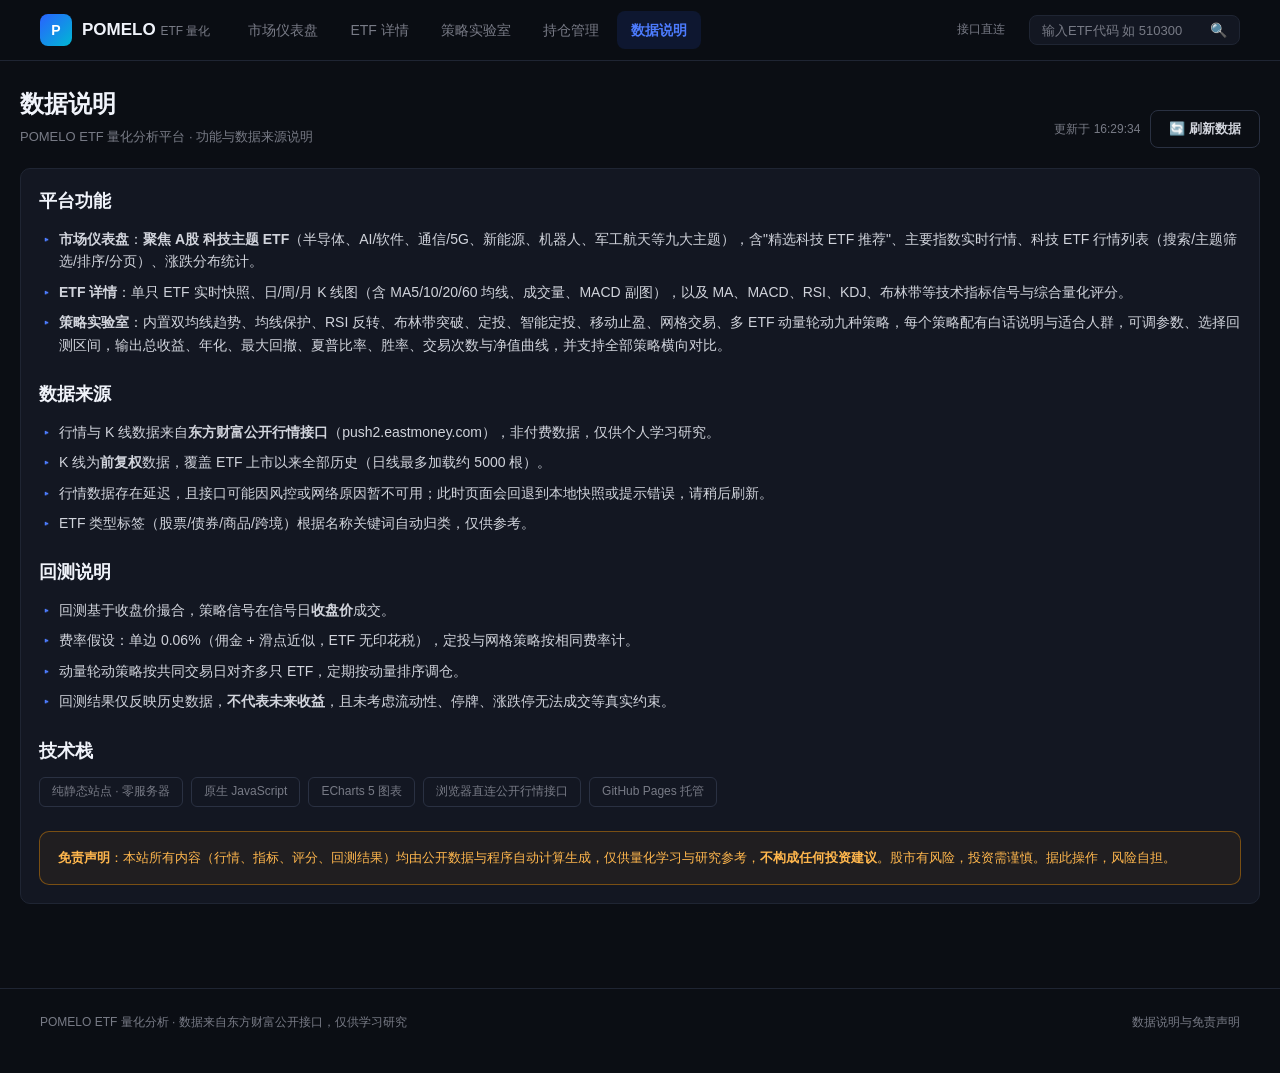
<file: about.html>
<!DOCTYPE html>
<html lang="zh-CN">
<head>
  <meta charset="UTF-8">
  <meta name="viewport" content="width=device-width, initial-scale=1.0">
  <meta name="description" content="POMELO ETF 量化 - 数据说明与免责声明">
  <title>数据说明 - POMELO ETF 量化</title>
  <link rel="stylesheet" href="assets/css/style.css">
</head>
<body data-page="about">
  <header class="site-header">
    <div class="container header-inner">
      <a href="index.html" class="logo">
        <span class="logo-mark">P</span>
        <span>POMELO <small>ETF 量化</small></span>
      </a>
      <nav class="main-nav" id="mainNav">
        <a href="index.html">市场仪表盘</a>
        <a href="etf.html">ETF 详情</a>
        <a href="strategy.html">策略实验室</a>
        <a href="portfolio.html">持仓管理</a>
        <a href="about.html" class="active">数据说明</a>
      </nav>
      <div class="user-box" id="userBox"></div>
      <form class="header-search" id="searchForm">
        <input type="text" id="searchInput" placeholder="输入ETF代码 如 510300" maxlength="20">
        <button type="submit" aria-label="搜索">🔍</button>
      </form>
      <button class="nav-toggle" id="navToggle" aria-label="菜单"><span></span><span></span><span></span></button>
    </div>
  </header>

  <main class="container page">
    <div id="pageNotice" class="notice info" style="display:none"></div>
    <div class="page-head">
      <div>
        <h1>数据说明</h1>
        <p>POMELO ETF 量化分析平台 · 功能与数据来源说明</p>
      </div>
      <div class="page-head-actions">
        <span class="muted" id="updatedAt" style="font-size:12px"></span>
        <button class="btn btn-ghost" id="btnRefresh">🔄 刷新数据</button>
      </div>
    </div>

    <section class="section-block">
      <div class="panel">
        <div class="about-section">
          <h2>平台功能</h2>
          <ul>
            <li><b>市场仪表盘</b>：<b>聚焦 A股 科技主题 ETF</b>（半导体、AI/软件、通信/5G、新能源、机器人、军工航天等九大主题），含"精选科技 ETF 推荐"、主要指数实时行情、科技 ETF 行情列表（搜索/主题筛选/排序/分页）、涨跌分布统计。</li>
            <li><b>ETF 详情</b>：单只 ETF 实时快照、日/周/月 K 线图（含 MA5/10/20/60 均线、成交量、MACD 副图），以及 MA、MACD、RSI、KDJ、布林带等技术指标信号与综合量化评分。</li>
            <li><b>策略实验室</b>：内置双均线趋势、均线保护、RSI 反转、布林带突破、定投、智能定投、移动止盈、网格交易、多 ETF 动量轮动九种策略，每个策略配有白话说明与适合人群，可调参数、选择回测区间，输出总收益、年化、最大回撤、夏普比率、胜率、交易次数与净值曲线，并支持全部策略横向对比。</li>
          </ul>
        </div>
        <div class="about-section">
          <h2>数据来源</h2>
          <ul>
            <li>行情与 K 线数据来自<b>东方财富公开行情接口</b>（push2.eastmoney.com），非付费数据，仅供个人学习研究。</li>
            <li>K 线为<b>前复权</b>数据，覆盖 ETF 上市以来全部历史（日线最多加载约 5000 根）。</li>
            <li>行情数据存在延迟，且接口可能因风控或网络原因暂不可用；此时页面会回退到本地快照或提示错误，请稍后刷新。</li>
            <li>ETF 类型标签（股票/债券/商品/跨境）根据名称关键词自动归类，仅供参考。</li>
          </ul>
        </div>
        <div class="about-section">
          <h2>回测说明</h2>
          <ul>
            <li>回测基于收盘价撮合，策略信号在信号日<b>收盘价</b>成交。</li>
            <li>费率假设：单边 0.06%（佣金 + 滑点近似，ETF 无印花税），定投与网格策略按相同费率计。</li>
            <li>动量轮动策略按共同交易日对齐多只 ETF，定期按动量排序调仓。</li>
            <li>回测结果仅反映历史数据，<b>不代表未来收益</b>，且未考虑流动性、停牌、涨跌停无法成交等真实约束。</li>
          </ul>
        </div>
        <div class="about-section">
          <h2>技术栈</h2>
          <div class="tag-list">
            <span class="tag">纯静态站点 · 零服务器</span>
            <span class="tag">原生 JavaScript</span>
            <span class="tag">ECharts 5 图表</span>
            <span class="tag">浏览器直连公开行情接口</span>
            <span class="tag">GitHub Pages 托管</span>
          </div>
        </div>
        <div class="disclaimer">
          <b>免责声明</b>：本站所有内容（行情、指标、评分、回测结果）均由公开数据与程序自动计算生成，仅供量化学习与研究参考，<b>不构成任何投资建议</b>。股市有风险，投资需谨慎。据此操作，风险自担。
        </div>
      </div>
    </section>
  </main>

  <footer class="site-footer">
    <div class="container footer-inner">
      <span>POMELO ETF 量化分析 · 数据来自东方财富公开接口，仅供学习研究</span>
      <span><a href="about.html">数据说明与免责声明</a></span>
    </div>
  </footer>

  <script src="assets/js/config.js"></script>
  <script src="assets/js/data.js"></script>
  <script src="assets/js/strategy.js"></script>
  <script src="assets/js/charts.js"></script>
  <script src="assets/js/main.js"></script>
</body>
</html>
</file>
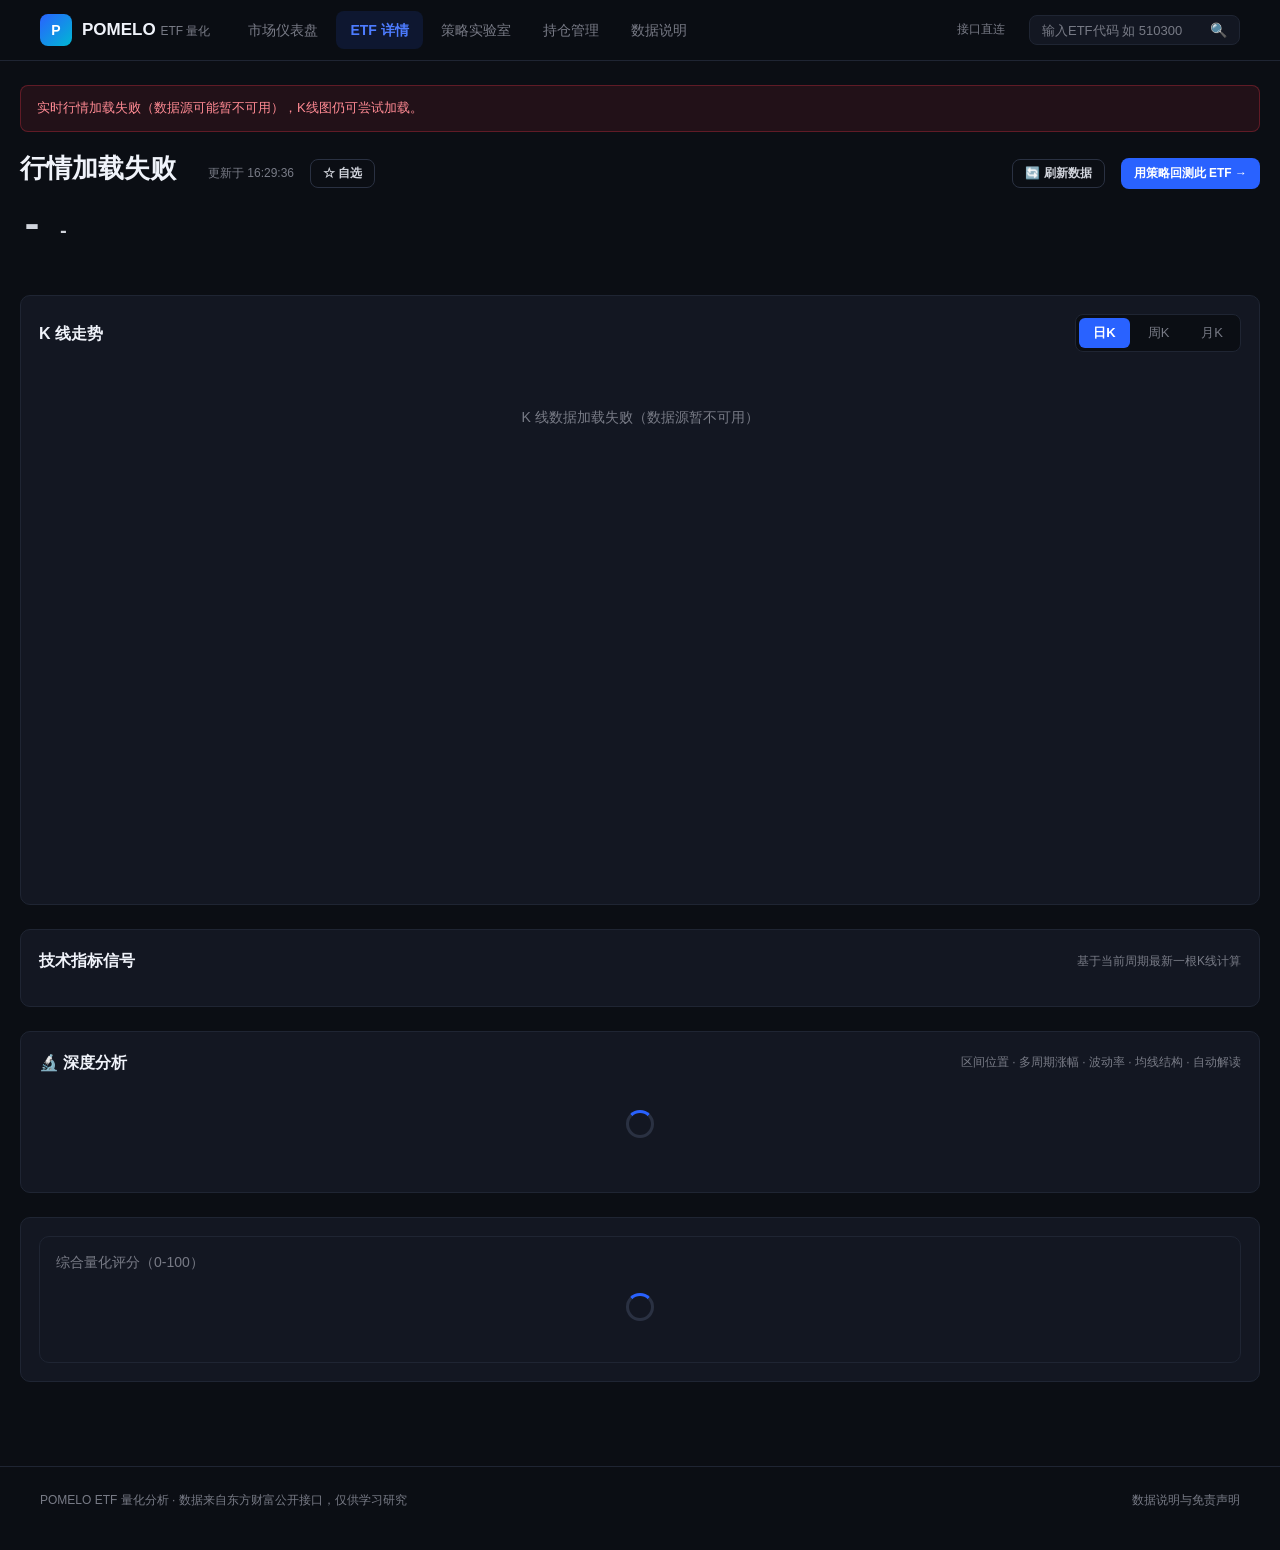
<file: etf.html>
<!DOCTYPE html>
<html lang="zh-CN">
<head>
  <meta charset="UTF-8">
  <meta name="viewport" content="width=device-width, initial-scale=1.0">
  <meta name="description" content="POMELO ETF 量化 - ETF 详情：K线、技术指标、量化评分">
  <title>ETF 详情 - POMELO ETF 量化</title>
  <link rel="stylesheet" href="assets/css/style.css">
</head>
<body data-page="etf">
  <header class="site-header">
    <div class="container header-inner">
      <a href="index.html" class="logo">
        <span class="logo-mark">P</span>
        <span>POMELO <small>ETF 量化</small></span>
      </a>
      <nav class="main-nav" id="mainNav">
        <a href="index.html">市场仪表盘</a>
        <a href="etf.html" class="active">ETF 详情</a>
        <a href="strategy.html">策略实验室</a>
        <a href="portfolio.html">持仓管理</a>
        <a href="about.html">数据说明</a>
      </nav>
      <div class="user-box" id="userBox"></div>
      <form class="header-search" id="searchForm">
        <input type="text" id="searchInput" placeholder="输入ETF代码 如 510300" maxlength="20">
        <button type="submit" aria-label="搜索">🔍</button>
      </form>
      <button class="nav-toggle" id="navToggle" aria-label="菜单"><span></span><span></span><span></span></button>
    </div>
  </header>

  <main class="container page">
    <div id="pageNotice" class="notice info" style="display:none"></div>

    <div class="quote-head">
      <h1 id="etfName">加载中…</h1>
      <span class="code" id="etfCode"></span>
      <span class="muted" id="updatedAt" style="font-size:12px"></span>
      <button class="btn btn-ghost btn-sm" id="btnStar">☆ 自选</button>
      <button class="btn btn-ghost btn-sm" id="btnRefresh" style="margin-left:auto">🔄 刷新数据</button>
      <a id="backtestLink" class="btn btn-accent btn-sm" href="strategy.html">用策略回测此 ETF →</a>
    </div>
    <div class="quote-price">
      <span class="price num" id="price">-</span>
      <span class="chg num" id="chg">-</span>
    </div>

    <div class="stat-grid" id="statGrid"></div>

    <section class="section-block">
      <div class="panel">
        <div class="panel-title">
          <h2>K 线走势</h2>
          <div class="tabs" id="periodTabs">
            <button data-period="daily" class="active">日K</button>
            <button data-period="weekly">周K</button>
            <button data-period="monthly">月K</button>
          </div>
        </div>
        <div id="klineChart" class="chart-box tall">
          <div class="loading"><div class="spin"></div><div>加载 K 线数据…</div></div>
        </div>
      </div>
    </section>

    <section class="section-block">
      <div class="panel">
        <div class="panel-title"><h2>技术指标信号</h2><span class="sub">基于当前周期最新一根K线计算</span></div>
        <div class="indicator-grid" id="indicatorGrid"></div>
      </div>
    </section>

    <section class="section-block">
      <div class="panel">
        <div class="panel-title"><h2>🔬 深度分析</h2><span class="sub">区间位置 · 多周期涨幅 · 波动率 · 均线结构 · 自动解读</span></div>
        <div id="analysisPanel">
          <div class="loading" style="padding:20px"><div class="spin"></div></div>
        </div>
      </div>
    </section>

    <section class="section-block">
      <div class="panel">
        <div class="indicator-grid">
          <div class="indicator-card" id="scorePanel" style="grid-column:1/-1">
            <h3>综合量化评分（0-100）</h3>
            <div class="loading" style="padding:10px"><div class="spin"></div></div>
          </div>
        </div>
      </div>
    </section>
  </main>

  <footer class="site-footer">
    <div class="container footer-inner">
      <span>POMELO ETF 量化分析 · 数据来自东方财富公开接口，仅供学习研究</span>
      <span><a href="about.html">数据说明与免责声明</a></span>
    </div>
  </footer>

  <script src="assets/js/config.js"></script>
  <script src="assets/js/data.js"></script>
  <script src="assets/js/strategy.js"></script>
  <script src="assets/js/charts.js"></script>
  <script src="assets/js/main.js"></script>
</body>
</html>
</file>
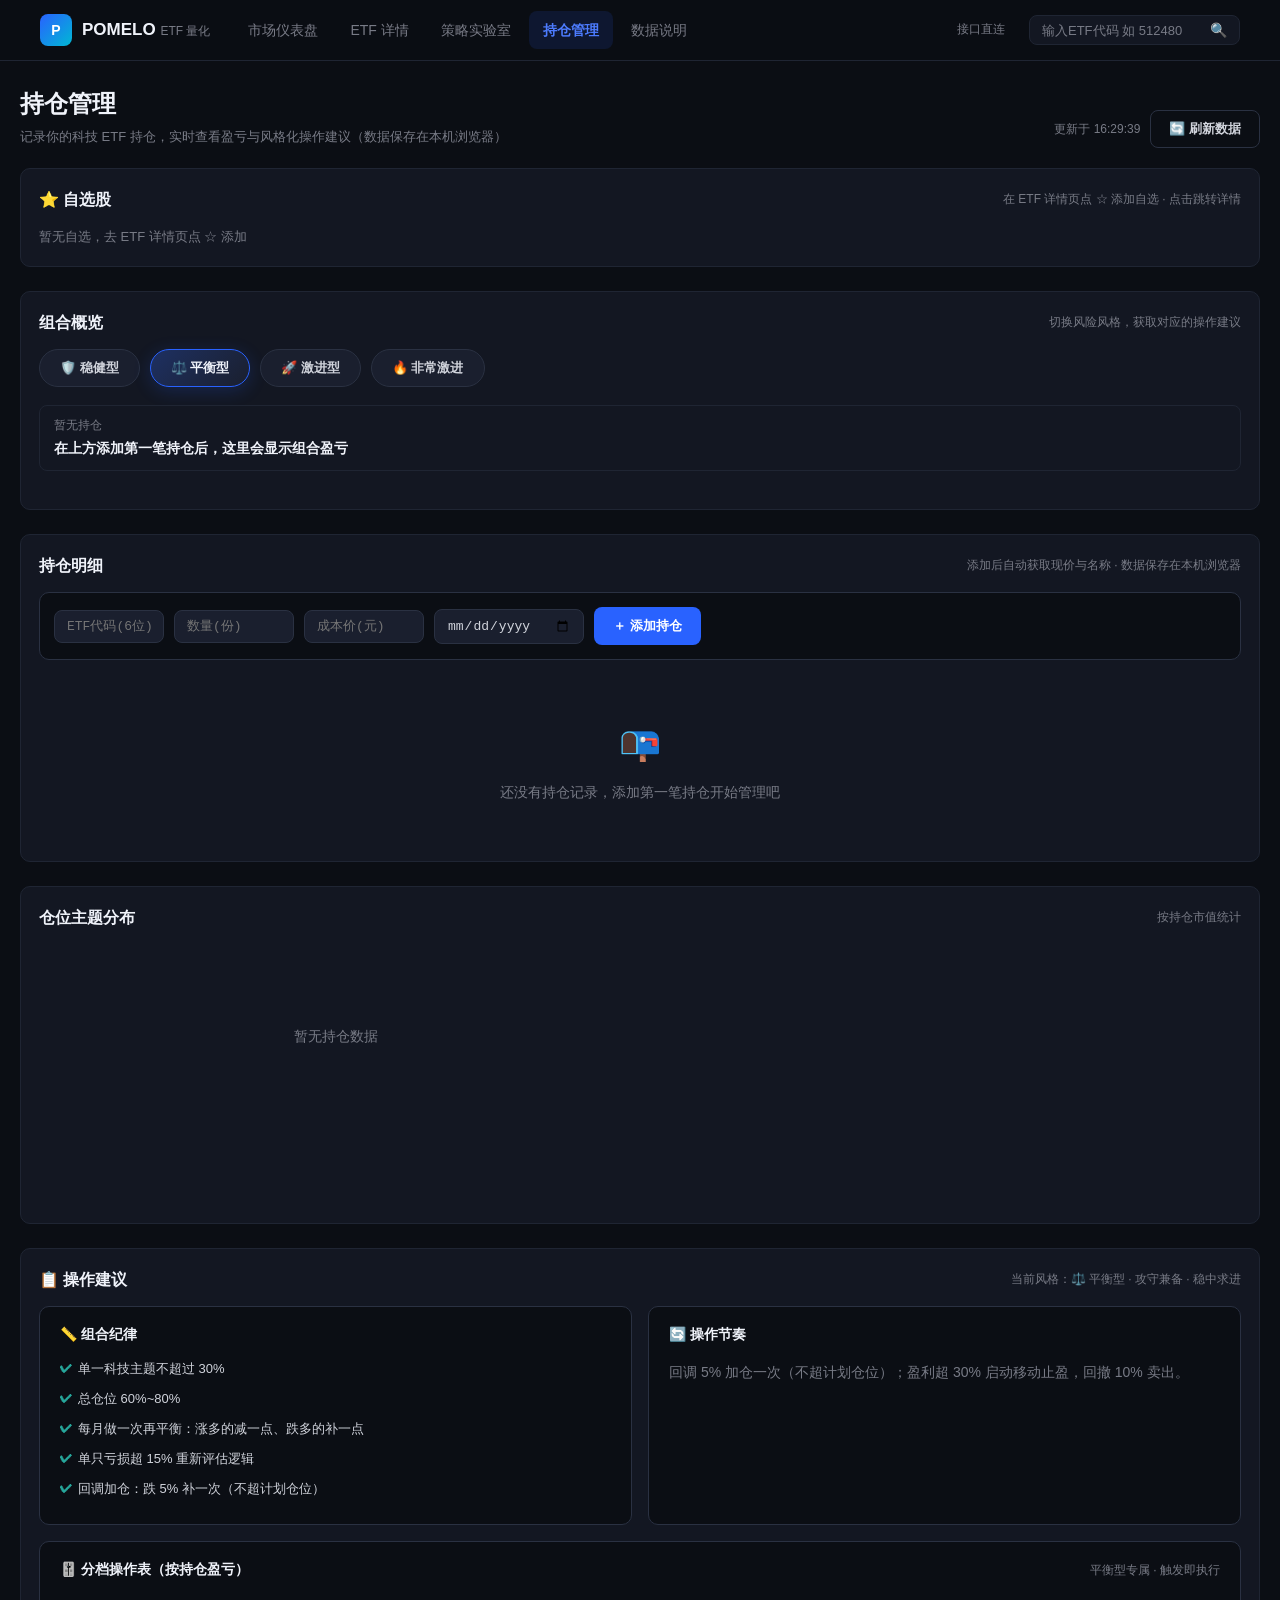
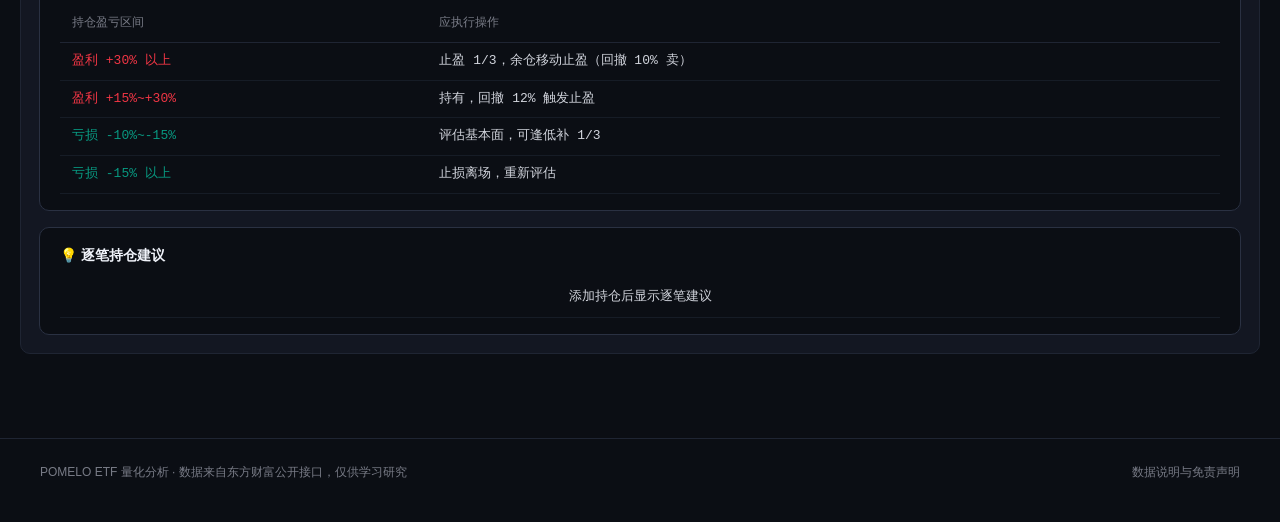
<file: portfolio.html>
<!DOCTYPE html>
<html lang="zh-CN">
<head>
  <meta charset="UTF-8">
  <meta name="viewport" content="width=device-width, initial-scale=1.0">
  <meta name="description" content="POMELO ETF 量化 - 持仓管理：组合盈亏、持仓明细、仓位分布与风格化操作建议">
  <title>持仓管理 - POMELO ETF 量化</title>
  <link rel="stylesheet" href="assets/css/style.css">
</head>
<body data-page="portfolio">
  <header class="site-header">
    <div class="container header-inner">
      <a href="index.html" class="logo">
        <span class="logo-mark">P</span>
        <span>POMELO <small>ETF 量化</small></span>
      </a>
      <nav class="main-nav" id="mainNav">
        <a href="index.html">市场仪表盘</a>
        <a href="etf.html">ETF 详情</a>
        <a href="strategy.html">策略实验室</a>
        <a href="portfolio.html" class="active">持仓管理</a>
        <a href="about.html">数据说明</a>
      </nav>
      <div class="user-box" id="userBox"></div>
      <form class="header-search" id="searchForm">
        <input type="text" id="searchInput" placeholder="输入ETF代码 如 512480" maxlength="20">
        <button type="submit" aria-label="搜索">🔍</button>
      </form>
      <button class="nav-toggle" id="navToggle" aria-label="菜单"><span></span><span></span><span></span></button>
    </div>
  </header>

  <main class="container page">
    <div id="pageNotice" class="notice info" style="display:none"></div>

    <div class="page-head">
      <div>
        <h1>持仓管理</h1>
        <p>记录你的科技 ETF 持仓，实时查看盈亏与风格化操作建议（数据保存在本机浏览器）</p>
      </div>
      <div class="page-head-actions">
        <span class="muted" id="updatedAt" style="font-size:12px"></span>
        <button class="btn btn-ghost" id="btnRefresh">🔄 刷新数据</button>
      </div>
    </div>

    <!-- 自选股 -->
    <section class="section-block">
      <div class="panel">
        <div class="panel-title">
          <h2>⭐ 自选股</h2>
          <span class="sub">在 ETF 详情页点 ☆ 添加自选 · 点击跳转详情</span>
        </div>
        <div id="watchlistBox" class="pick-wrap">
          <span class="muted" style="font-size:13px">暂无自选，去 ETF 详情页点 ☆ 添加</span>
        </div>
      </div>
    </section>

    <!-- 组合概览 -->
    <section class="section-block">
      <div class="panel">
        <div class="panel-title">
          <h2>组合概览</h2>
          <span class="sub">切换风险风格，获取对应的操作建议</span>
        </div>
        <div class="style-chips" id="styleChips"></div>
        <div class="stat-grid" id="pfSummary"></div>
      </div>
    </section>

    <!-- 持仓明细 -->
    <section class="section-block">
      <div class="panel">
        <div class="panel-title">
          <h2>持仓明细</h2>
          <span class="sub">添加后自动获取现价与名称 · 数据保存在本机浏览器</span>
        </div>
        <div class="pf-form" id="pfForm">
          <input type="text" id="pfCode" placeholder="ETF代码(6位)" maxlength="6" style="width:110px">
          <input type="number" id="pfShares" placeholder="数量(份)" min="1" style="width:120px">
          <input type="number" id="pfCost" placeholder="成本价(元)" min="0.001" step="0.001" style="width:120px">
          <input type="date" id="pfDate" style="width:150px">
          <button class="btn btn-accent" id="pfAdd">＋ 添加持仓</button>
        </div>
        <div id="pfEmpty" class="loading" style="display:none">
          <div style="font-size:34px;margin-bottom:10px">📭</div>
          <div>还没有持仓记录，添加第一笔持仓开始管理吧</div>
        </div>
        <div id="pfTableWrap" class="table-wrap" style="display:none">
          <table class="data-table" id="pfTable"></table>
        </div>
      </div>
    </section>

    <!-- 仓位分布 + 操作建议 -->
    <section class="section-block">
      <div class="panel">
        <div class="panel-title"><h2>仓位主题分布</h2><span class="sub">按持仓市值统计</span></div>
        <div style="display:grid;grid-template-columns:1fr 1fr;gap:16px;align-items:center" class="pf-dist-grid">
          <div id="allocChart" class="chart-box" style="height:260px"></div>
          <div id="allocLegend"></div>
        </div>
      </div>
    </section>

    <section class="section-block">
      <div class="panel">
        <div class="panel-title"><h2>📋 操作建议</h2><span class="sub" id="adviceStyleName"></span></div>
        <div id="pfFeature" class="notice info" style="display:none"></div>
        <div class="advice-grid">
          <div class="advice-box">
            <h3>📏 组合纪律</h3>
            <ul id="adviceRules"></ul>
          </div>
          <div class="advice-box">
            <h3>🔄 操作节奏</h3>
            <p id="adviceRhythm" class="muted" style="line-height:2"></p>
          </div>
        </div>
        <div class="advice-box" id="adviceTiers" style="margin-top:16px; display:none"></div>
        <div class="advice-box" style="margin-top:16px">
          <h3>💡 逐笔持仓建议</h3>
          <div class="table-wrap"><table class="data-table" id="adviceTable"></table></div>
        </div>
      </div>
    </section>
  </main>

  <footer class="site-footer">
    <div class="container footer-inner">
      <span>POMELO ETF 量化分析 · 数据来自东方财富公开接口，仅供学习研究</span>
      <span><a href="about.html">数据说明与免责声明</a></span>
    </div>
  </footer>

  <script src="assets/js/config.js"></script>
  <script src="assets/js/data.js"></script>
  <script src="assets/js/strategy.js"></script>
  <script src="assets/js/charts.js"></script>
  <script src="assets/js/main.js"></script>
</body>
</html>
</file>
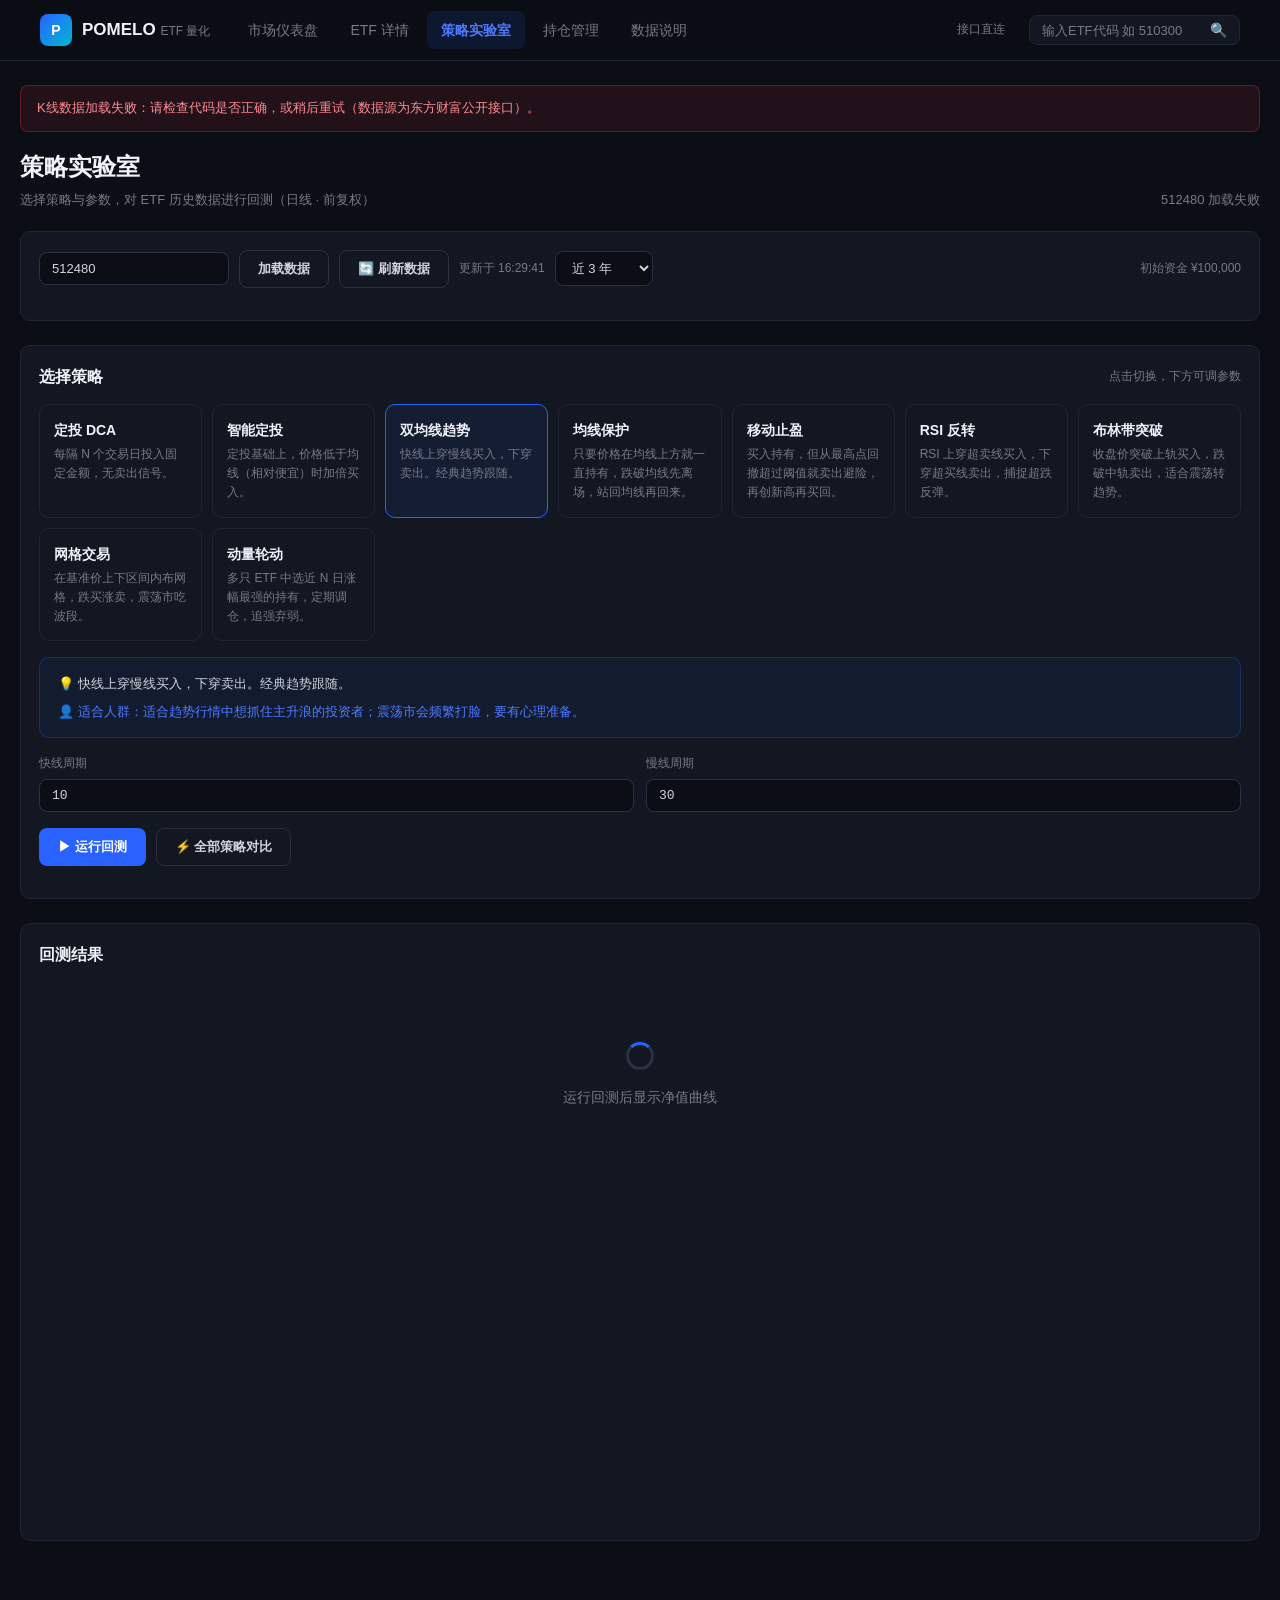
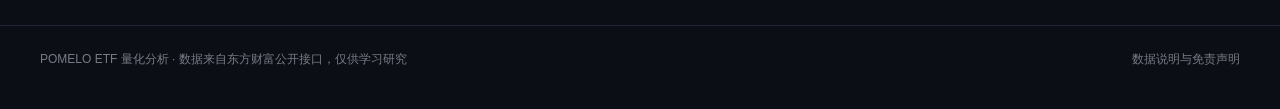
<file: strategy.html>
<!DOCTYPE html>
<html lang="zh-CN">
<head>
  <meta charset="UTF-8">
  <meta name="viewport" content="width=device-width, initial-scale=1.0">
  <meta name="description" content="POMELO ETF 量化 - 策略实验室：双均线、RSI反转、布林突破、定投、网格、动量轮动回测">
  <title>策略实验室 - POMELO ETF 量化</title>
  <link rel="stylesheet" href="assets/css/style.css">
</head>
<body data-page="strategy">
  <header class="site-header">
    <div class="container header-inner">
      <a href="index.html" class="logo">
        <span class="logo-mark">P</span>
        <span>POMELO <small>ETF 量化</small></span>
      </a>
      <nav class="main-nav" id="mainNav">
        <a href="index.html">市场仪表盘</a>
        <a href="etf.html">ETF 详情</a>
        <a href="strategy.html" class="active">策略实验室</a>
        <a href="portfolio.html">持仓管理</a>
        <a href="about.html">数据说明</a>
      </nav>
      <div class="user-box" id="userBox"></div>
      <form class="header-search" id="searchForm">
        <input type="text" id="searchInput" placeholder="输入ETF代码 如 510300" maxlength="20">
        <button type="submit" aria-label="搜索">🔍</button>
      </form>
      <button class="nav-toggle" id="navToggle" aria-label="菜单"><span></span><span></span><span></span></button>
    </div>
  </header>

  <main class="container page">
    <div id="pageNotice" class="notice info" style="display:none"></div>

    <div class="page-head">
      <div>
        <h1>策略实验室</h1>
        <p>选择策略与参数，对 ETF 历史数据进行回测（日线 · 前复权）</p>
      </div>
      <span class="muted" id="strategyName" style="font-size:13px"></span>
    </div>

    <section class="section-block">
      <div class="panel">
        <div class="toolbar">
          <input type="text" id="etfInput" placeholder="科技ETF代码，如 512480" style="width:190px" value="512480">
          <button class="btn btn-ghost" id="btnLoad">加载数据</button>
          <button class="btn btn-ghost" id="btnRefresh">🔄 刷新数据</button>
          <span class="muted" id="updatedAt" style="font-size:12px"></span>
          <select id="rangeSelect">
            <option value="y1">近 1 年</option>
            <option value="y3" selected>近 3 年</option>
            <option value="y5">近 5 年</option>
            <option value="all">全部历史</option>
          </select>
          <div class="spacer"></div>
          <span class="muted" style="font-size:12px">初始资金 ¥100,000</span>
        </div>
      </div>
    </section>

    <section class="section-block">
      <div class="panel">
        <div class="panel-title"><h2>选择策略</h2><span class="sub">点击切换，下方可调参数</span></div>
        <div class="strategy-select" id="strategyGrid"></div>
        <div id="strategyExplain" class="strategy-explain"></div>
        <div class="param-grid" id="paramGrid"></div>
        <div class="toolbar" id="momentumPanel" style="display:none; border-top:1px solid var(--border); padding-top:14px">
          <label>轮动 ETF 代码（逗号分隔，至少 2 只）：</label>
          <input type="text" id="momentumCodes" placeholder="512480,159995,159819,588000,515880" style="width:320px" value="512480,159995,159819,588000,515880">
        </div>
        <div class="toolbar">
          <button class="btn btn-accent" id="btnRun">▶ 运行回测</button>
          <button class="btn btn-ghost" id="btnCompare">⚡ 全部策略对比</button>
        </div>
      </div>
    </section>

    <section class="section-block" id="resultWrap">
      <div class="panel">
        <div class="panel-title"><h2>回测结果</h2><span class="sub" id="resultLabel"></span></div>
        <div class="metrics-grid" id="metricsGrid"></div>
        <div id="equityChart" class="chart-box tall">
          <div class="loading"><div class="spin"></div><div>运行回测后显示净值曲线</div></div>
        </div>
      </div>
    </section>

    <section class="section-block" id="tradesWrap" style="display:none">
      <div class="panel">
        <div class="panel-title"><h2>最近交易记录</h2><span class="sub">最近 20 笔卖出</span></div>
        <div class="table-wrap">
          <table class="data-table" id="tradesTable"></table>
        </div>
      </div>
    </section>

    <section class="section-block" id="compareWrap" style="display:none">
      <div class="panel">
        <div class="panel-title"><h2>策略横向对比（默认参数）</h2><span class="sub">单资产策略 vs 买入持有</span></div>
        <div class="table-wrap" style="margin-bottom:16px">
          <table class="data-table compare-table" id="compareTable"></table>
        </div>
        <div id="compareChart" class="chart-box tall"></div>
      </div>
    </section>
  </main>

  <footer class="site-footer">
    <div class="container footer-inner">
      <span>POMELO ETF 量化分析 · 数据来自东方财富公开接口，仅供学习研究</span>
      <span><a href="about.html">数据说明与免责声明</a></span>
    </div>
  </footer>

  <script src="assets/js/config.js"></script>
  <script src="assets/js/data.js"></script>
  <script src="assets/js/strategy.js"></script>
  <script src="assets/js/charts.js"></script>
  <script src="assets/js/main.js"></script>
</body>
</html>
</file>
<file: assets/css/style.css>
/* =========================================================
   POMELO ETF 量化分析 - 深色金融主题
   A股习惯：红涨绿跌
   ========================================================= */

:root {
  --bg: #0b0e14;
  --bg-panel: #131722;
  --bg-panel-2: #1a1f2e;
  --bg-hover: #1e2434;
  --border: #1f2533;
  --border-light: #2a3142;
  --text: #d1d4dc;
  --text-strong: #f0f3fa;
  --text-muted: #787b86;
  --accent: #2962ff;
  --accent-light: #4d7cff;
  --up: #f23645;      /* 涨 - 红 */
  --down: #089981;    /* 跌 - 绿 */
  --flat: #9598a1;
  --warn: #ff9800;
  --ok: #26a69a;
  --radius: 10px;
  --shadow: 0 4px 24px rgba(0, 0, 0, 0.35);
  --font: "PingFang SC", "Hiragino Sans GB", "Microsoft YaHei", "Helvetica Neue", Arial, sans-serif;
  --mono: "SF Mono", "Consolas", "Menlo", monospace;
}

* { margin: 0; padding: 0; box-sizing: border-box; }

html { scroll-behavior: smooth; }

body {
  font-family: var(--font);
  background: var(--bg);
  color: var(--text);
  line-height: 1.6;
  font-size: 14px;
  -webkit-font-smoothing: antialiased;
}

a { color: inherit; text-decoration: none; }
ul, ol { list-style: none; }
button { font-family: inherit; }

.container { max-width: 1240px; margin: 0 auto; padding: 0 20px; }

.num { font-family: var(--mono); font-variant-numeric: tabular-nums; }
.up { color: var(--up) !important; }
.down { color: var(--down) !important; }
.flat { color: var(--flat) !important; }
.muted { color: var(--text-muted); }
.bold { font-weight: 600; }

/* ---------- 顶栏 ---------- */
.site-header {
  position: sticky;
  top: 0;
  z-index: 100;
  background: rgba(11, 14, 20, 0.92);
  backdrop-filter: blur(12px);
  border-bottom: 1px solid var(--border);
}
.header-inner {
  display: flex;
  align-items: center;
  gap: 24px;
  height: 60px;
}
.logo {
  display: flex;
  align-items: center;
  gap: 10px;
  font-weight: 700;
  font-size: 17px;
  color: var(--text-strong);
  white-space: nowrap;
}
.logo-mark {
  width: 32px;
  height: 32px;
  display: grid;
  place-items: center;
  background: linear-gradient(135deg, var(--accent), #00b8d4);
  color: #fff;
  border-radius: 8px;
  font-size: 14px;
}
.logo small { color: var(--text-muted); font-weight: 400; font-size: 12px; }

.main-nav { display: flex; gap: 4px; flex: 1; }
.main-nav a {
  padding: 8px 14px;
  border-radius: 8px;
  font-size: 14px;
  color: var(--text-muted);
  transition: all 0.2s;
}
.main-nav a:hover { color: var(--text-strong); background: var(--bg-hover); }
.main-nav a.active { color: var(--accent-light); background: rgba(41, 98, 255, 0.12); font-weight: 600; }

.header-search {
  display: flex;
  align-items: center;
  gap: 8px;
  background: var(--bg-panel);
  border: 1px solid var(--border);
  border-radius: 8px;
  padding: 6px 12px;
}
.header-search input {
  width: 160px;
  background: none;
  border: none;
  outline: none;
  color: var(--text);
  font-size: 13px;
}
.header-search input::placeholder { color: var(--text-muted); }
.header-search button {
  background: none;
  border: none;
  color: var(--text-muted);
  cursor: pointer;
  font-size: 14px;
}
.header-search button:hover { color: var(--accent-light); }

.nav-toggle { display: none; background: none; border: none; cursor: pointer; padding: 8px; }
.nav-toggle span { display: block; width: 22px; height: 2px; background: var(--text); margin: 4px 0; border-radius: 2px; }

/* ---------- 页面结构 ---------- */
.page { padding: 24px 0 60px; }
.page-head { display: flex; align-items: flex-end; justify-content: space-between; margin-bottom: 20px; flex-wrap: wrap; gap: 12px; }
.page-head h1 { font-size: 24px; color: var(--text-strong); }
.page-head p { color: var(--text-muted); font-size: 13px; margin-top: 4px; }
.page-head-actions { display: flex; align-items: center; gap: 10px; flex-wrap: wrap; }
.page-head-actions .btn:disabled { opacity: 0.6; cursor: wait; }

.section-block { margin-bottom: 24px; }
.panel {
  background: var(--bg-panel);
  border: 1px solid var(--border);
  border-radius: var(--radius);
  padding: 18px;
}
.panel-title {
  display: flex;
  align-items: center;
  justify-content: space-between;
  margin-bottom: 14px;
  flex-wrap: wrap;
  gap: 10px;
}
.panel-title h2 { font-size: 16px; color: var(--text-strong); }
.panel-title .sub { color: var(--text-muted); font-size: 12px; }

/* ---------- 指数卡片 ---------- */
.index-grid {
  display: grid;
  grid-template-columns: repeat(auto-fit, minmax(180px, 1fr));
  gap: 14px;
}
.index-card {
  background: var(--bg-panel);
  border: 1px solid var(--border);
  border-radius: var(--radius);
  padding: 14px 16px;
  cursor: pointer;
  transition: all 0.2s;
}
.index-card:hover { border-color: var(--accent); transform: translateY(-2px); }
.index-card .idx-name { font-size: 13px; color: var(--text-muted); margin-bottom: 6px; }
.index-card .idx-price { font-size: 22px; font-weight: 700; font-family: var(--mono); color: var(--text-strong); }
.index-card .idx-chg { font-size: 13px; font-family: var(--mono); margin-top: 2px; }
.index-card .idx-amount { font-size: 12px; color: var(--text-muted); margin-top: 4px; }

/* ---------- 表格 ---------- */
.table-wrap { overflow-x: auto; }
table.data-table { width: 100%; border-collapse: collapse; font-size: 13px; }
.data-table th {
  text-align: right;
  padding: 10px 12px;
  color: var(--text-muted);
  font-weight: 500;
  font-size: 12px;
  border-bottom: 1px solid var(--border);
  white-space: nowrap;
  cursor: pointer;
  user-select: none;
}
.data-table th.sortable:hover { color: var(--text-strong); }
.data-table th.sorted { color: var(--accent-light); }
.data-table th:first-child, .data-table td:first-child { text-align: left; }
.data-table td {
  padding: 9px 12px;
  text-align: right;
  border-bottom: 1px solid rgba(31, 37, 51, 0.6);
  font-family: var(--mono);
  white-space: nowrap;
}
.data-table tbody tr:hover { background: var(--bg-hover); }
.data-table td.code-cell { color: var(--text-muted); font-size: 12px; }
.data-table td.name-cell { color: var(--text-strong); font-weight: 500; cursor: pointer; }
.data-table td.name-cell:hover { color: var(--accent-light); }
.data-table .badge {
  display: inline-block;
  font-size: 11px;
  padding: 1px 7px;
  border-radius: 4px;
  margin-left: 6px;
  font-family: var(--font);
  vertical-align: 1px;
}
.badge-etf { background: rgba(41, 98, 255, 0.15); color: var(--accent-light); }
.badge-bond { background: rgba(38, 166, 154, 0.15); color: var(--ok); }
.badge-commodity { background: rgba(255, 152, 0, 0.15); color: var(--warn); }
.badge-cross { background: rgba(210, 77, 255, 0.15); color: #d24dff; }

.empty-row td { text-align: center !important; color: var(--text-muted); padding: 30px; }

/* ---------- 工具条 ---------- */
.toolbar { display: flex; gap: 10px; align-items: center; flex-wrap: wrap; margin-bottom: 14px; }
.toolbar input[type="text"], .toolbar input[type="number"], .toolbar select {
  background: var(--bg);
  border: 1px solid var(--border-light);
  border-radius: 8px;
  color: var(--text);
  padding: 8px 12px;
  font-size: 13px;
  outline: none;
}
.toolbar input:focus, .toolbar select:focus { border-color: var(--accent); }
.toolbar label { color: var(--text-muted); font-size: 13px; }
.toolbar .spacer { flex: 1; }

.btn {
  display: inline-block;
  padding: 9px 18px;
  border-radius: 8px;
  font-size: 13px;
  font-weight: 600;
  border: 1px solid transparent;
  cursor: pointer;
  transition: all 0.2s;
  text-align: center;
}
.btn-accent { background: var(--accent); color: #fff; }
.btn-accent:hover { background: var(--accent-light); }
.btn-ghost { background: transparent; color: var(--text); border-color: var(--border-light); }
.btn-ghost:hover { border-color: var(--accent); color: var(--accent-light); }
.btn-sm { padding: 5px 12px; font-size: 12px; }
.btn:disabled { opacity: 0.5; cursor: not-allowed; }

/* ---------- 分页 ---------- */
.pagination { display: flex; align-items: center; justify-content: flex-end; gap: 10px; margin-top: 14px; }
.pagination .page-info { color: var(--text-muted); font-size: 12px; }

/* ---------- 详情头部 ---------- */
.quote-head {
  display: flex;
  align-items: baseline;
  gap: 16px;
  flex-wrap: wrap;
  margin-bottom: 6px;
}
.quote-head h1 { font-size: 26px; color: var(--text-strong); }
.quote-head .code { color: var(--text-muted); font-size: 14px; font-family: var(--mono); }
.quote-price { display: flex; align-items: baseline; gap: 14px; flex-wrap: wrap; margin-bottom: 16px; }
.quote-price .price { font-size: 40px; font-weight: 800; font-family: var(--mono); }
.quote-price .chg { font-size: 18px; font-family: var(--mono); font-weight: 600; }
.quote-price .pct { font-size: 18px; font-family: var(--mono); font-weight: 600; }

.stat-grid {
  display: grid;
  grid-template-columns: repeat(auto-fit, minmax(140px, 1fr));
  gap: 10px;
  margin-bottom: 20px;
}
.stat-cell {
  background: var(--bg-panel);
  border: 1px solid var(--border);
  border-radius: 8px;
  padding: 10px 14px;
}
.stat-cell .label { font-size: 12px; color: var(--text-muted); margin-bottom: 2px; }
.stat-cell .value { font-size: 16px; font-weight: 600; font-family: var(--mono); color: var(--text-strong); }

/* ---------- 周期切换 ---------- */
.tabs { display: inline-flex; gap: 4px; background: var(--bg); border: 1px solid var(--border); border-radius: 8px; padding: 3px; }
.tabs button {
  background: none;
  border: none;
  color: var(--text-muted);
  padding: 6px 14px;
  border-radius: 6px;
  font-size: 13px;
  cursor: pointer;
  transition: all 0.2s;
}
.tabs button:hover { color: var(--text-strong); }
.tabs button.active { background: var(--accent); color: #fff; font-weight: 600; }

/* ---------- 指标面板 ---------- */
.indicator-grid {
  display: grid;
  grid-template-columns: repeat(auto-fit, minmax(200px, 1fr));
  gap: 12px;
}
.indicator-card {
  background: var(--bg-panel);
  border: 1px solid var(--border);
  border-radius: var(--radius);
  padding: 14px 16px;
}
.indicator-card h3 { font-size: 14px; color: var(--text-muted); font-weight: 500; margin-bottom: 10px; }
.indicator-card .rows { display: grid; gap: 6px; }
.indicator-card .row { display: flex; justify-content: space-between; font-size: 13px; }
.indicator-card .row .k { color: var(--text-muted); }
.indicator-card .row .v { font-family: var(--mono); font-weight: 600; }
.signal {
  display: inline-block;
  padding: 2px 10px;
  border-radius: 6px;
  font-size: 12px;
  font-weight: 600;
}
.signal.buy { background: rgba(242, 54, 69, 0.15); color: var(--up); }
.signal.sell { background: rgba(8, 153, 129, 0.15); color: var(--down); }
.signal.neutral { background: rgba(120, 123, 134, 0.15); color: var(--text-muted); }

.score-ring {
  display: flex;
  align-items: center;
  gap: 16px;
}
.score-value { font-size: 40px; font-weight: 800; font-family: var(--mono); }
.score-desc { font-size: 13px; color: var(--text-muted); }

/* ---------- 图表 ---------- */
.chart-box { width: 100%; height: 460px; }
.chart-box.tall { height: 520px; }

/* ---------- 策略 ---------- */
.strategy-select { display: grid; grid-template-columns: repeat(auto-fit, minmax(160px, 1fr)); gap: 10px; margin-bottom: 16px; }
.strategy-option {
  background: var(--bg-panel);
  border: 1px solid var(--border);
  border-radius: var(--radius);
  padding: 14px;
  cursor: pointer;
  transition: all 0.2s;
  text-align: left;
}
.strategy-option:hover { border-color: var(--accent); }
.strategy-option.active { border-color: var(--accent); background: rgba(41, 98, 255, 0.08); }
.strategy-option h3 { font-size: 14px; color: var(--text-strong); margin-bottom: 4px; }
.strategy-option p { font-size: 12px; color: var(--text-muted); }

.param-grid { display: grid; grid-template-columns: repeat(auto-fit, minmax(160px, 1fr)); gap: 12px; margin-bottom: 16px; }
.param-item label { display: block; font-size: 12px; color: var(--text-muted); margin-bottom: 6px; }
.param-item input, .param-item select {
  width: 100%;
  background: var(--bg);
  border: 1px solid var(--border-light);
  border-radius: 8px;
  color: var(--text);
  padding: 8px 12px;
  font-size: 13px;
  outline: none;
  font-family: var(--mono);
}
.param-item input:focus { border-color: var(--accent); }

.metrics-grid {
  display: grid;
  grid-template-columns: repeat(auto-fit, minmax(150px, 1fr));
  gap: 12px;
  margin-bottom: 20px;
}
.metric-cell {
  background: var(--bg-panel);
  border: 1px solid var(--border);
  border-radius: var(--radius);
  padding: 14px 16px;
}
.metric-cell .label { font-size: 12px; color: var(--text-muted); margin-bottom: 6px; }
.metric-cell .value { font-size: 22px; font-weight: 700; font-family: var(--mono); }
.metric-cell .value small { font-size: 12px; color: var(--text-muted); font-weight: 400; }

/* 对比表格 */
.compare-table td, .compare-table th { font-family: var(--mono); }

/* ---------- 加载/提示 ---------- */
.loading { text-align: center; padding: 40px; color: var(--text-muted); }
.loading .spin {
  display: inline-block;
  width: 28px;
  height: 28px;
  border: 3px solid var(--border-light);
  border-top-color: var(--accent);
  border-radius: 50%;
  animation: spin 0.9s linear infinite;
  margin-bottom: 10px;
}
@keyframes spin { to { transform: rotate(360deg); } }
.notice {
  padding: 12px 16px;
  border-radius: 8px;
  font-size: 13px;
  margin-bottom: 16px;
}
.notice.warn { background: rgba(255, 152, 0, 0.1); border: 1px solid rgba(255, 152, 0, 0.3); color: #ffb74d; }
.notice.error { background: rgba(242, 54, 69, 0.1); border: 1px solid rgba(242, 54, 69, 0.3); color: #ff8a93; }
.notice.info { background: rgba(41, 98, 255, 0.1); border: 1px solid rgba(41, 98, 255, 0.3); color: var(--accent-light); }

/* ---------- 关于页 ---------- */
.about-section { margin-bottom: 24px; }
.about-section h2 { font-size: 18px; color: var(--text-strong); margin-bottom: 12px; }
.about-section p, .about-section li { color: var(--text); font-size: 14px; margin-bottom: 8px; }
.about-section ul { padding-left: 4px; }
.about-section li { padding-left: 16px; position: relative; }
.about-section li::before { content: "▸"; position: absolute; left: 0; color: var(--accent-light); }
.disclaimer {
  border: 1px solid rgba(255, 152, 0, 0.4);
  background: rgba(255, 152, 0, 0.06);
  border-radius: var(--radius);
  padding: 16px 18px;
  color: #ffb74d;
  font-size: 13px;
}
.tag-list { display: flex; flex-wrap: wrap; gap: 8px; }
.tag {
  background: var(--bg-panel);
  border: 1px solid var(--border-light);
  border-radius: 6px;
  padding: 4px 12px;
  font-size: 12px;
  color: var(--text-muted);
}

/* ---------- 页脚 ---------- */
.site-footer {
  border-top: 1px solid var(--border);
  padding: 24px 0 40px;
  color: var(--text-muted);
  font-size: 12px;
}
.footer-inner { display: flex; justify-content: space-between; align-items: center; flex-wrap: wrap; gap: 10px; }
.footer-inner a:hover { color: var(--text-strong); }

/* ---------- Hero 横幅 ---------- */
.hero-banner {
  position: relative;
  border-radius: 16px;
  padding: 40px 44px;
  display: flex;
  align-items: center;
  justify-content: space-between;
  gap: 32px;
  flex-wrap: wrap;
  background:
    radial-gradient(700px 300px at 88% -30%, rgba(41, 98, 255, 0.35), transparent),
    radial-gradient(500px 260px at 10% 130%, rgba(0, 184, 212, 0.22), transparent),
    linear-gradient(135deg, #10182b 0%, #0d1322 55%, #0b0e14 100%);
  border: 1px solid rgba(41, 98, 255, 0.25);
  box-shadow: 0 16px 48px rgba(0, 0, 0, 0.45);
  overflow: hidden;
}
.hero-banner::after {
  content: "";
  position: absolute;
  right: -60px;
  top: -60px;
  width: 220px;
  height: 220px;
  border-radius: 50%;
  background: radial-gradient(circle, rgba(41, 98, 255, 0.18), transparent 70%);
  pointer-events: none;
}
.hero-badge {
  display: inline-block;
  padding: 5px 14px;
  border-radius: 999px;
  font-size: 12px;
  color: #93c5fd;
  background: rgba(41, 98, 255, 0.15);
  border: 1px solid rgba(96, 165, 250, 0.35);
  margin-bottom: 16px;
}
.hero-copy h2 {
  font-size: clamp(22px, 3vw, 32px);
  font-weight: 800;
  color: var(--text-strong);
  margin-bottom: 10px;
  letter-spacing: -0.3px;
}
.hero-copy p { color: var(--text-muted); font-size: 14px; margin-bottom: 22px; }
.hero-actions { display: flex; gap: 12px; flex-wrap: wrap; }
.btn-hero-ghost {
  background: rgba(255, 255, 255, 0.06);
  color: var(--text);
  border: 1px solid rgba(255, 255, 255, 0.18);
}
.btn-hero-ghost:hover { border-color: var(--accent); color: var(--accent-light); }
.hero-stats {
  display: grid;
  grid-template-columns: repeat(2, minmax(90px, 1fr));
  gap: 14px;
  z-index: 1;
}
.hero-stat {
  background: rgba(255, 255, 255, 0.05);
  border: 1px solid rgba(255, 255, 255, 0.1);
  border-radius: 12px;
  padding: 14px 18px;
  text-align: center;
}
.hero-stat strong {
  display: block;
  font-size: 26px;
  font-weight: 800;
  color: #fff;
  background: linear-gradient(135deg, #7aa2ff, #00d4ff);
  -webkit-background-clip: text;
  background-clip: text;
  -webkit-text-fill-color: transparent;
}
.hero-stat span { font-size: 12px; color: var(--text-muted); }

/* ---------- 风险风格 ---------- */
.risk-grid {
  display: grid;
  grid-template-columns: repeat(auto-fit, minmax(220px, 1fr));
  gap: 14px;
  margin-bottom: 18px;
}
.risk-card {
  position: relative;
  background: var(--bg-panel-2);
  border: 1px solid var(--border);
  border-left: 4px solid var(--rc, var(--accent));
  border-radius: var(--radius);
  padding: 16px 18px;
  cursor: pointer;
  transition: all 0.25s ease;
}
.risk-card:hover { transform: translateY(-3px); box-shadow: var(--shadow); border-color: var(--rc); }
.risk-card.active {
  background: linear-gradient(135deg, color-mix(in srgb, var(--rc) 14%, var(--bg-panel-2)), var(--bg-panel-2));
  border-color: var(--rc);
  box-shadow: 0 8px 28px color-mix(in srgb, var(--rc) 18%, transparent);
}
.risk-icon { font-size: 26px; margin-bottom: 8px; }
.risk-head h3 { font-size: 17px; color: var(--text-strong); }
.risk-head span { font-size: 12px; color: var(--text-muted); }
.risk-expect { margin-top: 10px; font-size: 12px; color: var(--text-muted); line-height: 1.5; }
.risk-more { margin-top: 8px; font-size: 12px; color: var(--rc); font-weight: 600; }

.risk-detail {
  background: var(--bg);
  border: 1px solid var(--border-light);
  border-radius: var(--radius);
  overflow: hidden;
}
.risk-detail-head {
  display: flex;
  align-items: center;
  justify-content: space-between;
  gap: 12px;
  flex-wrap: wrap;
  padding: 16px 20px;
  border-left: 4px solid;
  border-bottom: 1px solid var(--border);
  background: var(--bg-panel-2);
}
.risk-detail-head h3 { font-size: 16px; color: var(--text-strong); }
.risk-detail-head p { font-size: 12px; margin-top: 4px; }
.risk-detail-body { padding: 18px 20px; }
.alloc-wrap { display: grid; gap: 10px; margin-bottom: 18px; }
.alloc-row {
  display: grid;
  grid-template-columns: 150px 1fr 52px;
  gap: 14px;
  align-items: center;
}
.alloc-info span { font-size: 13px; color: var(--text-strong); font-weight: 600; display: block; }
.alloc-info em { font-size: 11px; color: var(--text-muted); font-style: normal; }
.alloc-bar {
  height: 10px;
  background: var(--bg-panel-2);
  border-radius: 6px;
  overflow: hidden;
}
.alloc-bar i { display: block; height: 100%; border-radius: 6px; transition: width 0.5s ease; }
.alloc-pct { text-align: right; font-weight: 700; color: var(--text-strong); font-size: 14px; }
.risk-picks .label { font-size: 12px; color: var(--text-muted); margin-bottom: 10px; }
.pick-wrap { display: flex; flex-wrap: wrap; gap: 10px; }
.pick-chip {
  display: inline-block;
  padding: 7px 14px;
  border-radius: 8px;
  background: var(--bg-panel-2);
  border: 1px solid var(--border-light);
  font-size: 13px;
  color: var(--text);
  transition: all 0.2s;
}
.pick-chip span { color: var(--text-muted); font-size: 12px; }
.pick-chip:hover { border-color: var(--accent); color: var(--accent-light); transform: translateY(-2px); }

/* ---------- 策略说明 ---------- */
.strategy-explain {
  background: rgba(41, 98, 255, 0.06);
  border: 1px solid rgba(41, 98, 255, 0.25);
  border-radius: var(--radius);
  padding: 14px 18px;
  margin-bottom: 16px;
  font-size: 13px;
  line-height: 1.8;
}
.explain-desc { color: var(--text); }
.explain-suits { color: var(--accent-light); margin-top: 4px; }

/* ---------- 深度分析 ---------- */
.analysis-top {
  display: grid;
  grid-template-columns: 1.2fr 1fr;
  gap: 24px;
  align-items: start;
  margin-bottom: 16px;
}
.pos-box .label { font-size: 12px; color: var(--text-muted); margin-bottom: 10px; }
.pos-bar {
  position: relative;
  height: 10px;
  background: linear-gradient(90deg, var(--down), var(--flat) 50%, var(--up));
  border-radius: 6px;
}
.pos-bar i {
  position: absolute;
  top: -4px;
  width: 4px;
  height: 18px;
  border-radius: 2px;
  background: #fff;
  box-shadow: 0 0 8px rgba(255, 255, 255, 0.6);
  transform: translateX(-50%);
}
.pos-labels {
  display: flex;
  justify-content: space-between;
  margin-top: 8px;
  font-size: 11px;
  color: var(--text-muted);
}
.pos-labels .pos-val { font-weight: 700; font-size: 14px; }
.ret-chips { display: grid; grid-template-columns: repeat(2, 1fr); gap: 10px; }
.ret-chip {
  background: var(--bg-panel-2);
  border: 1px solid var(--border);
  border-radius: 8px;
  padding: 10px 14px;
}
.ret-chip .label { display: block; font-size: 11px; color: var(--text-muted); margin-bottom: 2px; }
.ret-chip .num { font-size: 16px; font-weight: 700; }
.ana-meta {
  display: grid;
  grid-template-columns: repeat(4, 1fr);
  gap: 10px;
  margin-bottom: 16px;
}
.meta-item {
  background: var(--bg-panel-2);
  border: 1px solid var(--border);
  border-radius: 8px;
  padding: 10px 14px;
}
.meta-item .label { display: block; font-size: 11px; color: var(--text-muted); margin-bottom: 2px; }
.meta-item .v { font-size: 14px; font-weight: 700; }
.analysis-text {
  background: var(--bg-panel-2);
  border: 1px solid var(--border-light);
  border-left: 4px solid var(--accent);
  border-radius: var(--radius);
  padding: 16px 20px;
  font-size: 14px;
  line-height: 2;
  color: var(--text);
}

/* ---------- 表格美化 ---------- */
.table-wrap { overflow-x: auto; }
.data-table thead th {
  position: sticky;
  top: 0;
  background: var(--bg-panel);
  z-index: 2;
}
.data-table tbody tr { transition: background 0.15s; }

/* ---------- 量化评分 ---------- */
.score-chip {
  display: inline-block;
  min-width: 30px;
  text-align: center;
  padding: 2px 8px;
  border-radius: 6px;
  font-weight: 700;
  font-size: 13px;
  background: rgba(120, 123, 134, 0.12);
}
.score-chip.up { background: rgba(242, 54, 69, 0.15); color: var(--up); }
.score-chip.accent { background: rgba(41, 98, 255, 0.15); color: var(--accent-light); }
.score-chip.down { background: rgba(8, 153, 129, 0.15); color: var(--down); }
.tier-head { display: flex; align-items: baseline; justify-content: space-between; margin-bottom: 10px; }
.tier-head h3 { font-size: 14px; color: var(--text-strong); }
.tier-head .sub { font-size: 12px; color: var(--text-muted); }
#adviceTiers .data-table td { padding: 8px 12px; }

/* ---------- 持仓管理 ---------- */
.style-chips { display: flex; gap: 10px; flex-wrap: wrap; margin-bottom: 18px; }
.style-chip {
  padding: 9px 20px;
  border-radius: 999px;
  border: 1px solid var(--border-light);
  background: var(--bg-panel-2);
  color: var(--text);
  font-size: 13px;
  font-weight: 600;
  cursor: pointer;
  transition: all 0.2s;
}
.style-chip:hover { border-color: var(--rc, var(--accent)); }
.style-chip.active {
  background: linear-gradient(135deg, color-mix(in srgb, var(--rc) 25%, var(--bg-panel-2)), var(--bg-panel-2));
  border-color: var(--rc, var(--accent));
  color: var(--text-strong);
  box-shadow: 0 4px 18px color-mix(in srgb, var(--rc) 20%, transparent);
}
.pf-form {
  display: flex;
  gap: 10px;
  align-items: center;
  flex-wrap: wrap;
  background: var(--bg);
  border: 1px solid var(--border-light);
  border-radius: var(--radius);
  padding: 14px;
  margin-bottom: 16px;
}
.pf-form input {
  background: var(--bg-panel-2);
  border: 1px solid var(--border-light);
  border-radius: 8px;
  color: var(--text);
  padding: 8px 12px;
  font-size: 13px;
  outline: none;
  font-family: var(--mono);
}
.pf-form input:focus { border-color: var(--accent); }
.pf-dist-grid { display: grid; grid-template-columns: 1fr 1fr; gap: 16px; align-items: center; }
.alloc-legend-item {
  display: flex;
  align-items: center;
  gap: 8px;
  font-size: 13px;
  color: var(--text);
  padding: 6px 0;
  border-bottom: 1px dashed var(--border);
}
.alloc-legend-item:last-child { border-bottom: none; }
.alloc-legend-item .dot { width: 10px; height: 10px; border-radius: 3px; flex-shrink: 0; }
.advice-grid { display: grid; grid-template-columns: 1fr 1fr; gap: 16px; }
.advice-box {
  background: var(--bg);
  border: 1px solid var(--border-light);
  border-radius: var(--radius);
  padding: 16px 20px;
}
.advice-box h3 { font-size: 14px; color: var(--text-strong); margin-bottom: 12px; }
.advice-box ul li {
  position: relative;
  padding-left: 18px;
  font-size: 13px;
  color: var(--text);
  margin-bottom: 8px;
  line-height: 1.7;
}
.advice-box ul li::before {
  content: "✔";
  position: absolute;
  left: 0;
  color: var(--ok);
  font-weight: 700;
  font-size: 12px;
}

/* ---------- 用户系统 ---------- */
.user-box { display: flex; align-items: center; gap: 8px; }
.user-name { font-size: 12px; color: var(--accent-light); white-space: nowrap; }
.star-on { color: #f7b731 !important; border-color: #f7b731 !important; }

.modal-mask {
  position: fixed;
  inset: 0;
  background: rgba(0, 0, 0, 0.6);
  backdrop-filter: blur(4px);
  z-index: 1000;
  display: flex;
  align-items: center;
  justify-content: center;
  padding: 20px;
}
.modal-box {
  position: relative;
  width: 360px;
  max-width: 100%;
  background: var(--bg-panel);
  border: 1px solid var(--border-light);
  border-radius: 14px;
  padding: 28px 26px;
  box-shadow: 0 24px 64px rgba(0, 0, 0, 0.5);
}
.modal-box h3 { color: var(--text-strong); font-size: 19px; margin-bottom: 6px; }
.modal-close {
  position: absolute;
  top: 12px;
  right: 14px;
  background: none;
  border: none;
  color: var(--text-muted);
  font-size: 16px;
  cursor: pointer;
}
.modal-close:hover { color: var(--text-strong); }
.modal-box input {
  width: 100%;
  background: var(--bg);
  border: 1px solid var(--border-light);
  border-radius: 8px;
  color: var(--text);
  padding: 10px 14px;
  font-size: 14px;
  outline: none;
  box-sizing: border-box;
}
.modal-box input:focus { border-color: var(--accent); }
.auth-error {
  min-height: 20px;
  color: var(--up);
  font-size: 12px;
  margin: 4px 0 10px;
}

/* ---------- 响应式补充 ---------- */
@media (max-width: 900px) {
  .advice-grid { grid-template-columns: 1fr; }
  .pf-dist-grid { grid-template-columns: 1fr; }
  .user-box { display: none; }
}
@media (max-width: 900px) {
  .main-nav {
    position: fixed;
    inset: 60px 0 auto 0;
    background: var(--bg);
    border-bottom: 1px solid var(--border);
    flex-direction: column;
    padding: 12px 20px 20px;
    display: none;
    gap: 2px;
  }
  .main-nav.open { display: flex; }
  .nav-toggle { display: block; margin-left: auto; }
  .header-search { display: none; }
  .chart-box { height: 380px; }
  .analysis-top { grid-template-columns: 1fr; }
  .ana-meta { grid-template-columns: repeat(2, 1fr); }
  .alloc-row { grid-template-columns: 110px 1fr 46px; }
  .hero-banner { padding: 28px 24px; }
}
</file>
